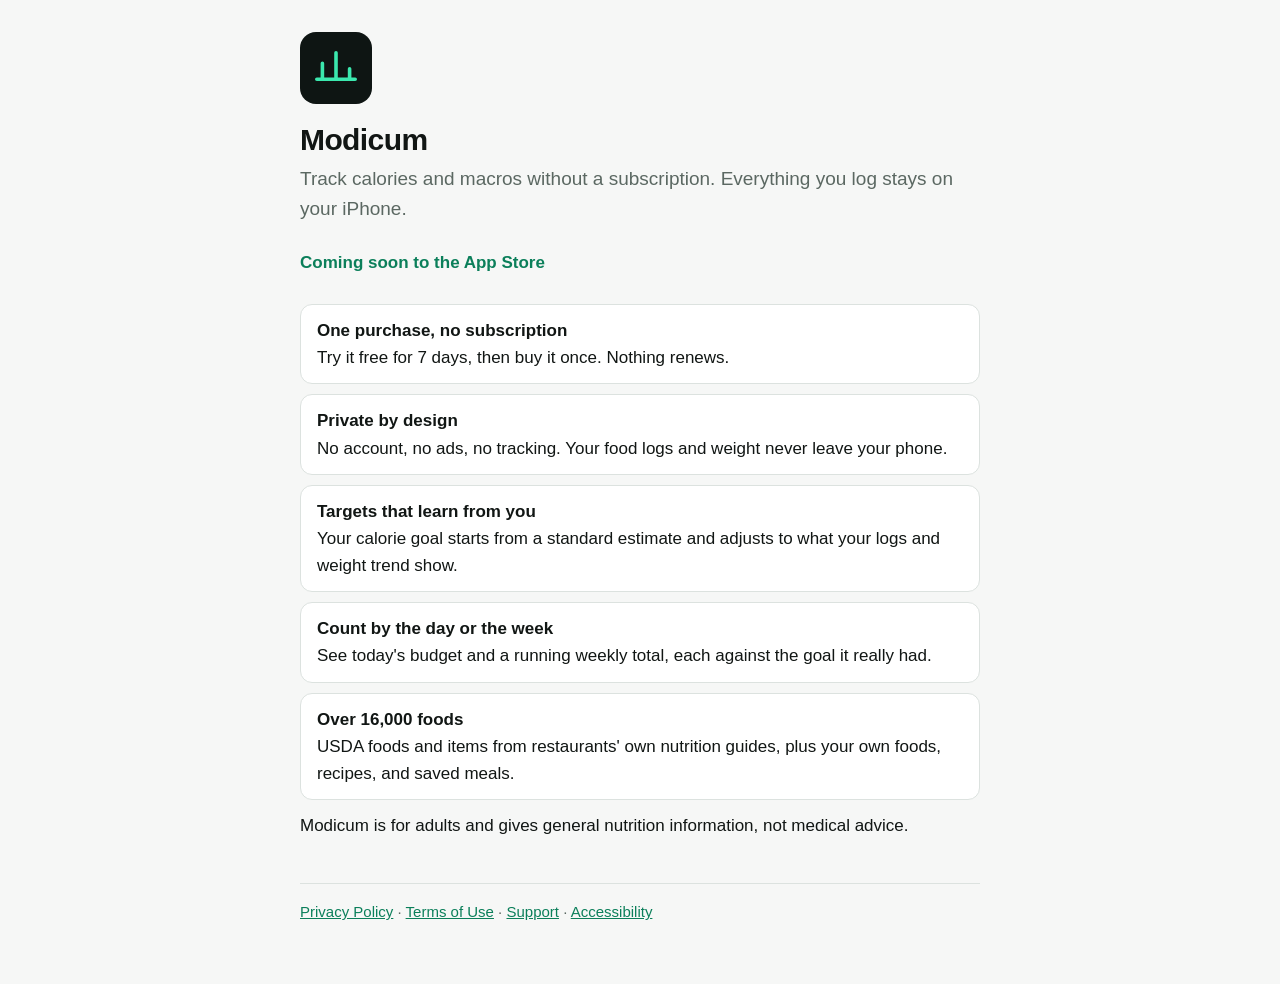
<file: index.html>
<!doctype html>
<html lang="en">
<head>
<meta charset="utf-8">
<meta name="viewport" content="width=device-width, initial-scale=1, viewport-fit=cover">
<title>Modicum: calorie and macro tracking, yours to keep</title>
<meta name="description" content="Modicum is a private calorie and macro tracker for iPhone. One purchase, no subscription, and everything stays on your phone.">
<link rel="stylesheet" href="style.css">
</head>
<body>
<main>
<svg class="mark" viewBox="0 0 180 180" role="img" aria-label="Modicum">
  <rect width="180" height="180" rx="40" fill="#0E1513"/>
  <path d="M42 118h96M56 118V78m34 40V52m34 66V92" stroke="#3BE8AE" stroke-width="9" stroke-linecap="round" fill="none"/>
</svg>
<h1>Modicum</h1>
<p class="lede">Track calories and macros without a subscription. Everything you log stays on your iPhone.</p>
<p class="soon">Coming soon to the App Store</p>

<ul class="features">
  <li><strong>One purchase, no subscription</strong>Try it free for 7 days, then buy it once. Nothing renews.</li>
  <li><strong>Private by design</strong>No account, no ads, no tracking. Your food logs and weight never leave your phone.</li>
  <li><strong>Targets that learn from you</strong>Your calorie goal starts from a standard estimate and adjusts to what your logs and weight trend show.</li>
  <li><strong>Count by the day or the week</strong>See today's budget and a running weekly total, each against the goal it really had.</li>
  <li><strong>Over 16,000 foods</strong>USDA foods and items from restaurants' own nutrition guides, plus your own foods, recipes, and saved meals.</li>
</ul>

<p>Modicum is for adults and gives general nutrition information, not medical advice.</p>

<p class="legal-nav"><a href="privacy.html">Privacy Policy</a> · <a href="terms.html">Terms of Use</a> · <a href="support.html">Support</a> · <a href="accessibility.html">Accessibility</a></p>
</main>
</body>
</html>
</file>
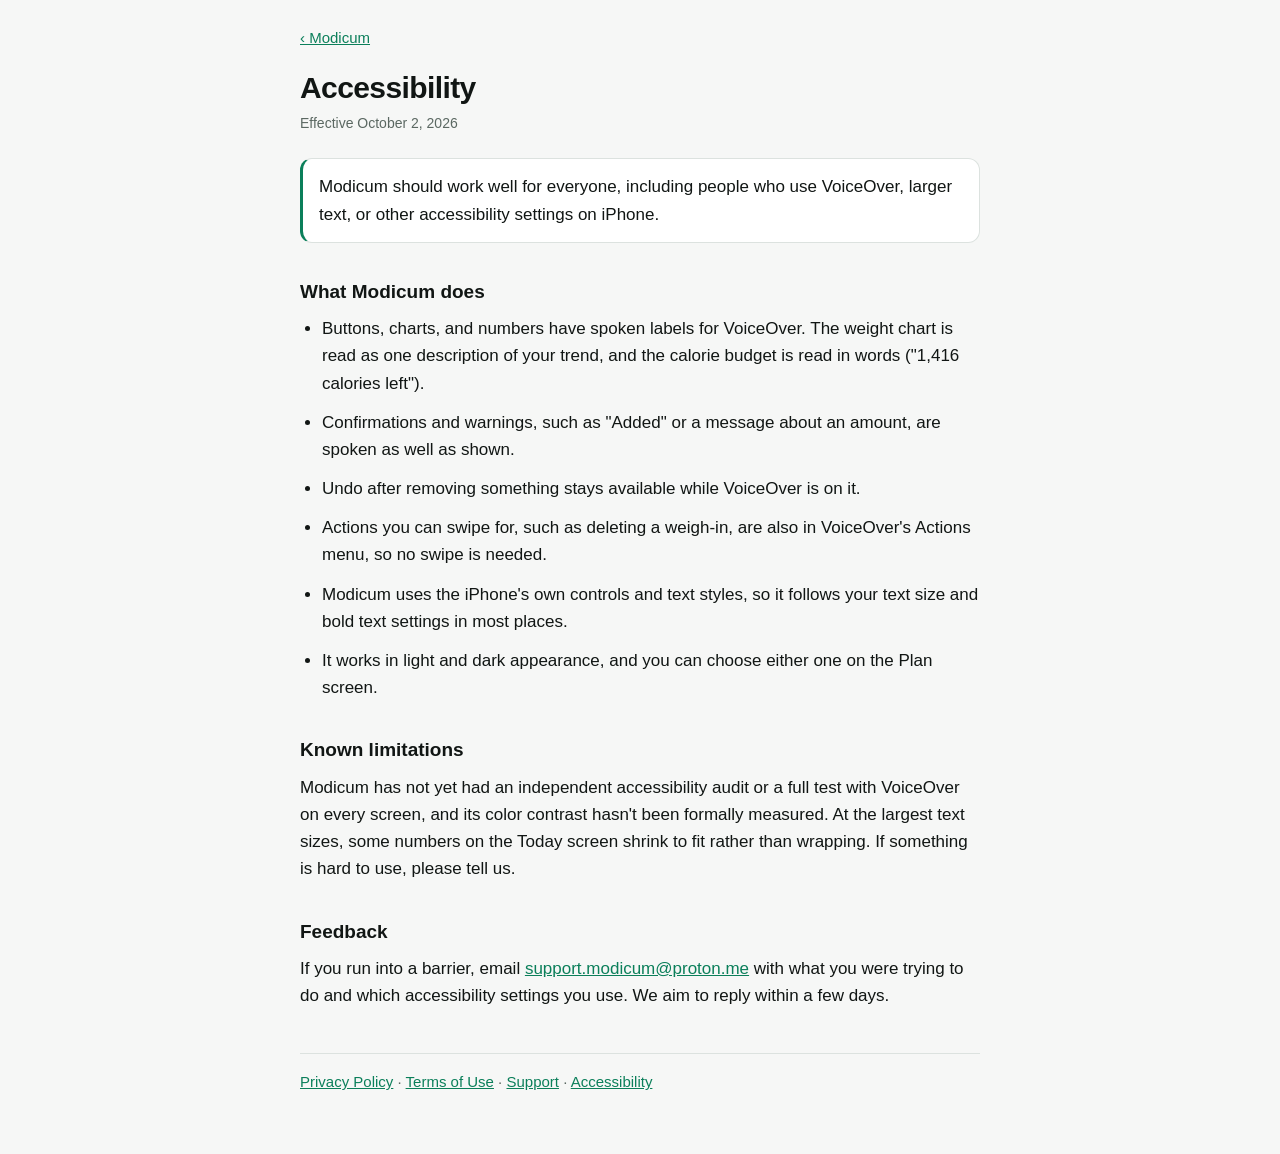
<file: accessibility.html>
<!doctype html>
<html lang="en">
<head>
<meta charset="utf-8">
<meta name="viewport" content="width=device-width, initial-scale=1, viewport-fit=cover">
<title>Modicum Accessibility</title>
<link rel="stylesheet" href="style.css">
</head>
<body>
<main>
<a class="back" href="index.html">‹ Modicum</a>
<h1>Accessibility</h1>
<p class="date">Effective October 2, 2026</p>

<p class="summary">Modicum should work well for everyone, including people who use VoiceOver, larger text, or other accessibility settings on iPhone.</p>

<h2>What Modicum does</h2>
<ul>
  <li>Buttons, charts, and numbers have spoken labels for VoiceOver. The weight chart is read as one description of your trend, and the calorie budget is read in words ("1,416 calories left").</li>
  <li>Confirmations and warnings, such as "Added" or a message about an amount, are spoken as well as shown.</li>
  <li>Undo after removing something stays available while VoiceOver is on it.</li>
  <li>Actions you can swipe for, such as deleting a weigh-in, are also in VoiceOver's Actions menu, so no swipe is needed.</li>
  <li>Modicum uses the iPhone's own controls and text styles, so it follows your text size and bold text settings in most places.</li>
  <li>It works in light and dark appearance, and you can choose either one on the Plan screen.</li>
</ul>

<h2>Known limitations</h2>
<p>Modicum has not yet had an independent accessibility audit or a full test with VoiceOver on every screen, and its color contrast hasn't been formally measured. At the largest text sizes, some numbers on the Today screen shrink to fit rather than wrapping. If something is hard to use, please tell us.</p>

<h2>Feedback</h2>
<p>If you run into a barrier, email <a href="mailto:support.modicum@proton.me">support.modicum@proton.me</a> with what you were trying to do and which accessibility settings you use. We aim to reply within a few days.</p>

<p class="legal-nav"><a href="privacy.html">Privacy Policy</a> · <a href="terms.html">Terms of Use</a> · <a href="support.html">Support</a> · <a href="accessibility.html">Accessibility</a></p>
</main>
</body>
</html>
</file>
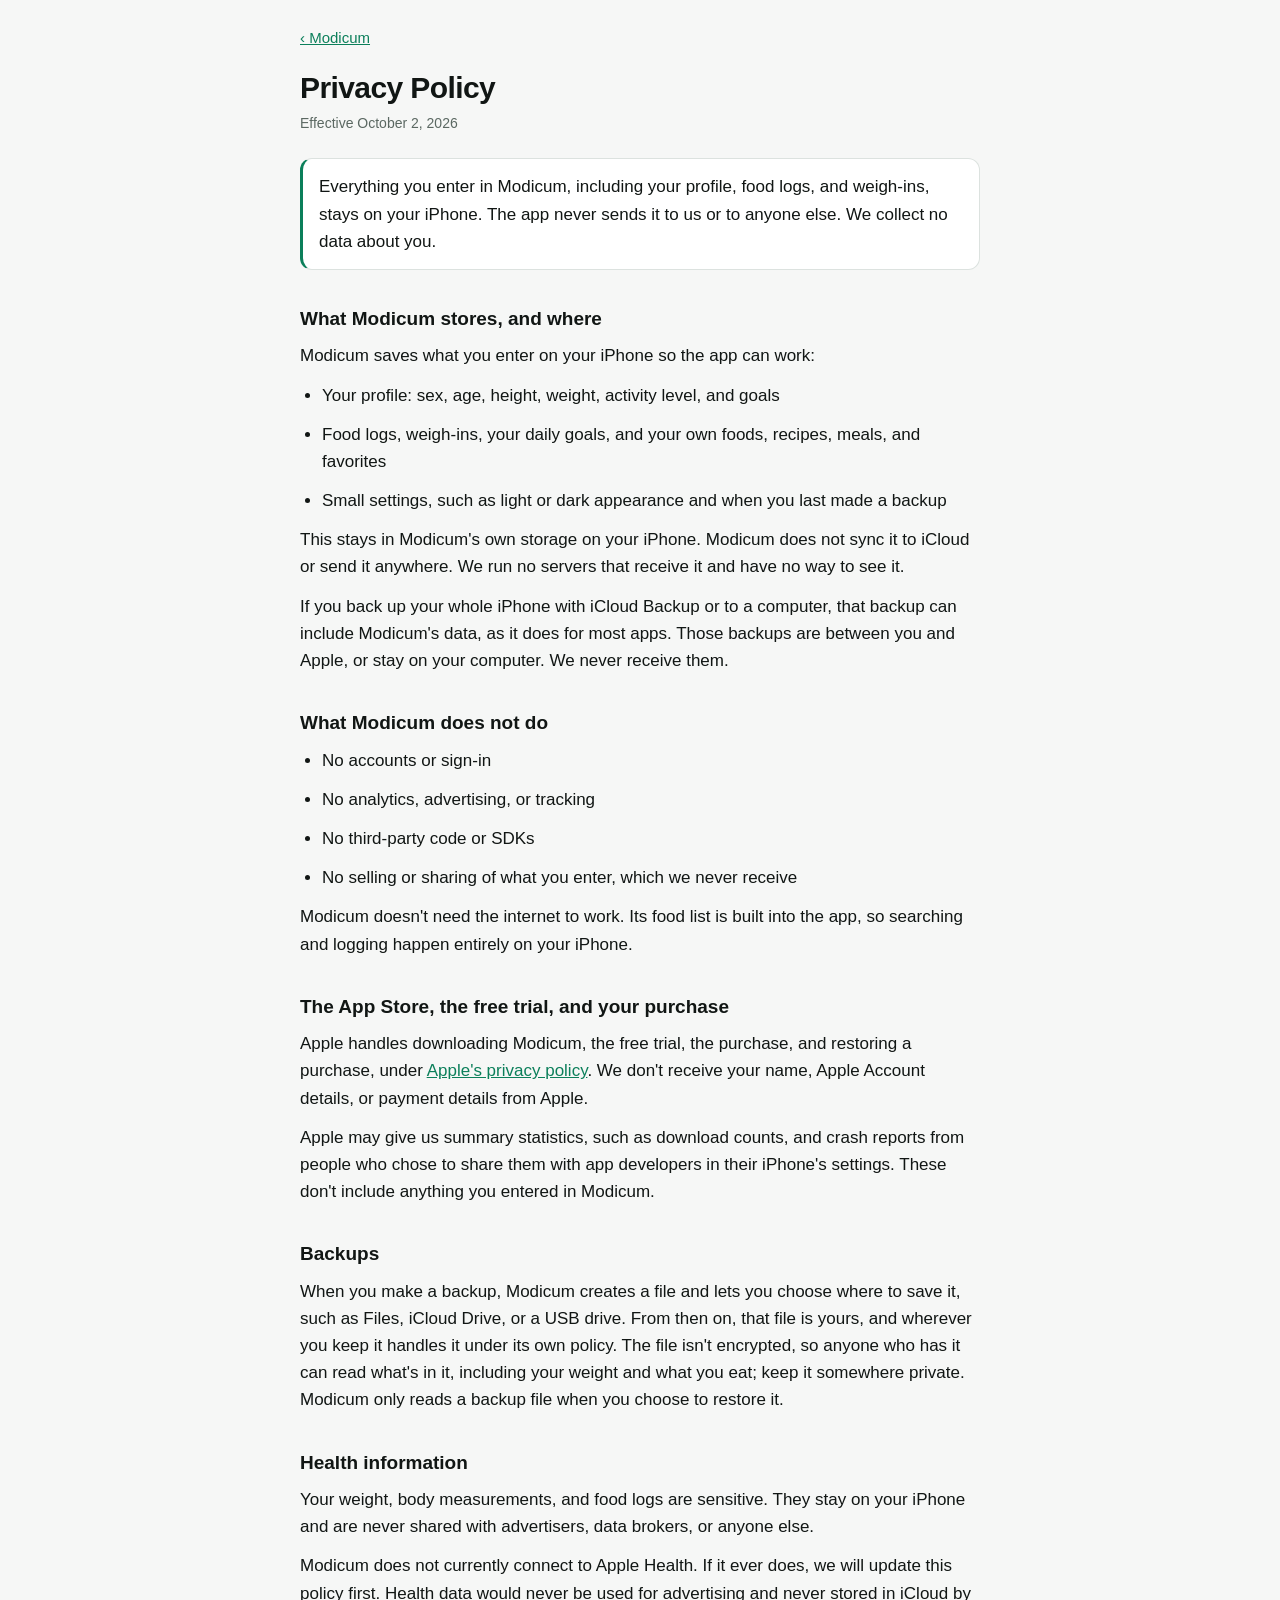
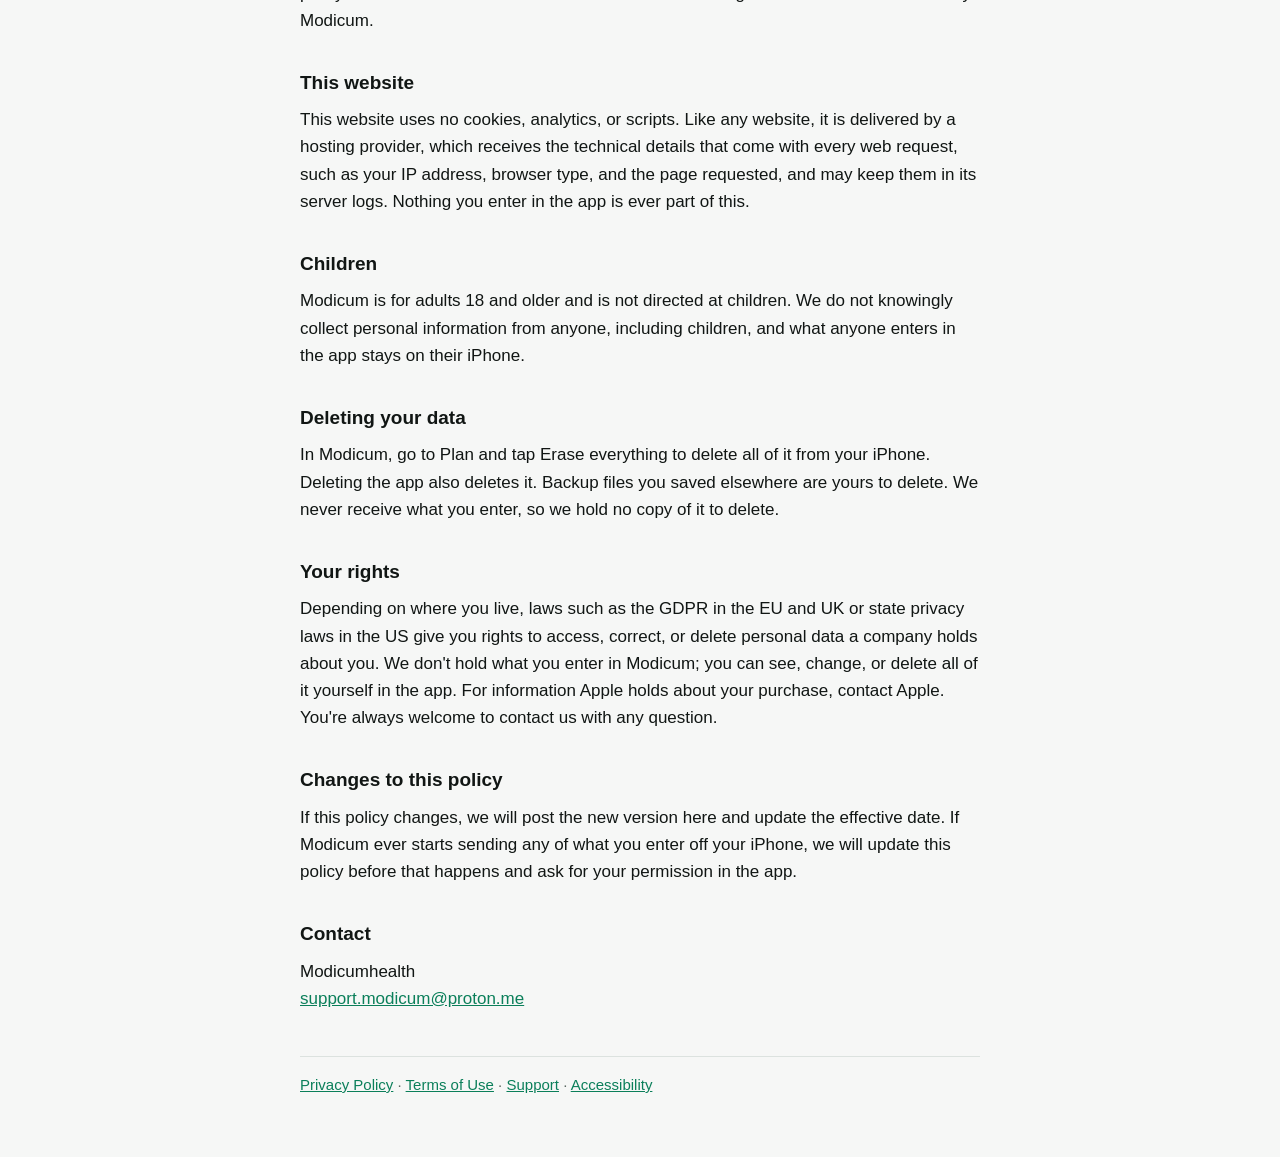
<file: privacy.html>
<!doctype html>
<html lang="en">
<head>
<meta charset="utf-8">
<meta name="viewport" content="width=device-width, initial-scale=1, viewport-fit=cover">
<title>Modicum Privacy Policy</title>
<link rel="stylesheet" href="style.css">
</head>
<body>
<main>
<a class="back" href="index.html">‹ Modicum</a>
<h1>Privacy Policy</h1>
<p class="date">Effective October 2, 2026</p>

<p class="summary">Everything you enter in Modicum, including your profile, food logs, and weigh-ins, stays on your iPhone. The app never sends it to us or to anyone else. We collect no data about you.</p>

<h2>What Modicum stores, and where</h2>
<p>Modicum saves what you enter on your iPhone so the app can work:</p>
<ul>
  <li>Your profile: sex, age, height, weight, activity level, and goals</li>
  <li>Food logs, weigh-ins, your daily goals, and your own foods, recipes, meals, and favorites</li>
  <li>Small settings, such as light or dark appearance and when you last made a backup</li>
</ul>
<p>This stays in Modicum's own storage on your iPhone. Modicum does not sync it to iCloud or send it anywhere. We run no servers that receive it and have no way to see it.</p>
<p>If you back up your whole iPhone with iCloud Backup or to a computer, that backup can include Modicum's data, as it does for most apps. Those backups are between you and Apple, or stay on your computer. We never receive them.</p>

<h2>What Modicum does not do</h2>
<ul>
  <li>No accounts or sign-in</li>
  <li>No analytics, advertising, or tracking</li>
  <li>No third-party code or SDKs</li>
  <li>No selling or sharing of what you enter, which we never receive</li>
</ul>
<p>Modicum doesn't need the internet to work. Its food list is built into the app, so searching and logging happen entirely on your iPhone.</p>

<h2>The App Store, the free trial, and your purchase</h2>
<p>Apple handles downloading Modicum, the free trial, the purchase, and restoring a purchase, under <a href="https://www.apple.com/legal/privacy/">Apple's privacy policy</a>. We don't receive your name, Apple Account details, or payment details from Apple.</p>
<p>Apple may give us summary statistics, such as download counts, and crash reports from people who chose to share them with app developers in their iPhone's settings. These don't include anything you entered in Modicum.</p>

<h2>Backups</h2>
<p>When you make a backup, Modicum creates a file and lets you choose where to save it, such as Files, iCloud Drive, or a USB drive. From then on, that file is yours, and wherever you keep it handles it under its own policy. The file isn't encrypted, so anyone who has it can read what's in it, including your weight and what you eat; keep it somewhere private. Modicum only reads a backup file when you choose to restore it.</p>

<h2>Health information</h2>
<p>Your weight, body measurements, and food logs are sensitive. They stay on your iPhone and are never shared with advertisers, data brokers, or anyone else.</p>
<p>Modicum does not currently connect to Apple Health. If it ever does, we will update this policy first. Health data would never be used for advertising and never stored in iCloud by Modicum.</p>

<h2>This website</h2>
<p>This website uses no cookies, analytics, or scripts. Like any website, it is delivered by a hosting provider, which receives the technical details that come with every web request, such as your IP address, browser type, and the page requested, and may keep them in its server logs. Nothing you enter in the app is ever part of this.</p>

<h2>Children</h2>
<p>Modicum is for adults 18 and older and is not directed at children. We do not knowingly collect personal information from anyone, including children, and what anyone enters in the app stays on their iPhone.</p>

<h2>Deleting your data</h2>
<p>In Modicum, go to Plan and tap Erase everything to delete all of it from your iPhone. Deleting the app also deletes it. Backup files you saved elsewhere are yours to delete. We never receive what you enter, so we hold no copy of it to delete.</p>

<h2>Your rights</h2>
<p>Depending on where you live, laws such as the GDPR in the EU and UK or state privacy laws in the US give you rights to access, correct, or delete personal data a company holds about you. We don't hold what you enter in Modicum; you can see, change, or delete all of it yourself in the app. For information Apple holds about your purchase, contact Apple. You're always welcome to contact us with any question.</p>

<h2>Changes to this policy</h2>
<p>If this policy changes, we will post the new version here and update the effective date. If Modicum ever starts sending any of what you enter off your iPhone, we will update this policy before that happens and ask for your permission in the app.</p>

<h2>Contact</h2>
<p>Modicumhealth<br><a href="mailto:support.modicum@proton.me">support.modicum@proton.me</a></p>

<p class="legal-nav"><a href="privacy.html">Privacy Policy</a> · <a href="terms.html">Terms of Use</a> · <a href="support.html">Support</a> · <a href="accessibility.html">Accessibility</a></p>
</main>
</body>
</html>
</file>
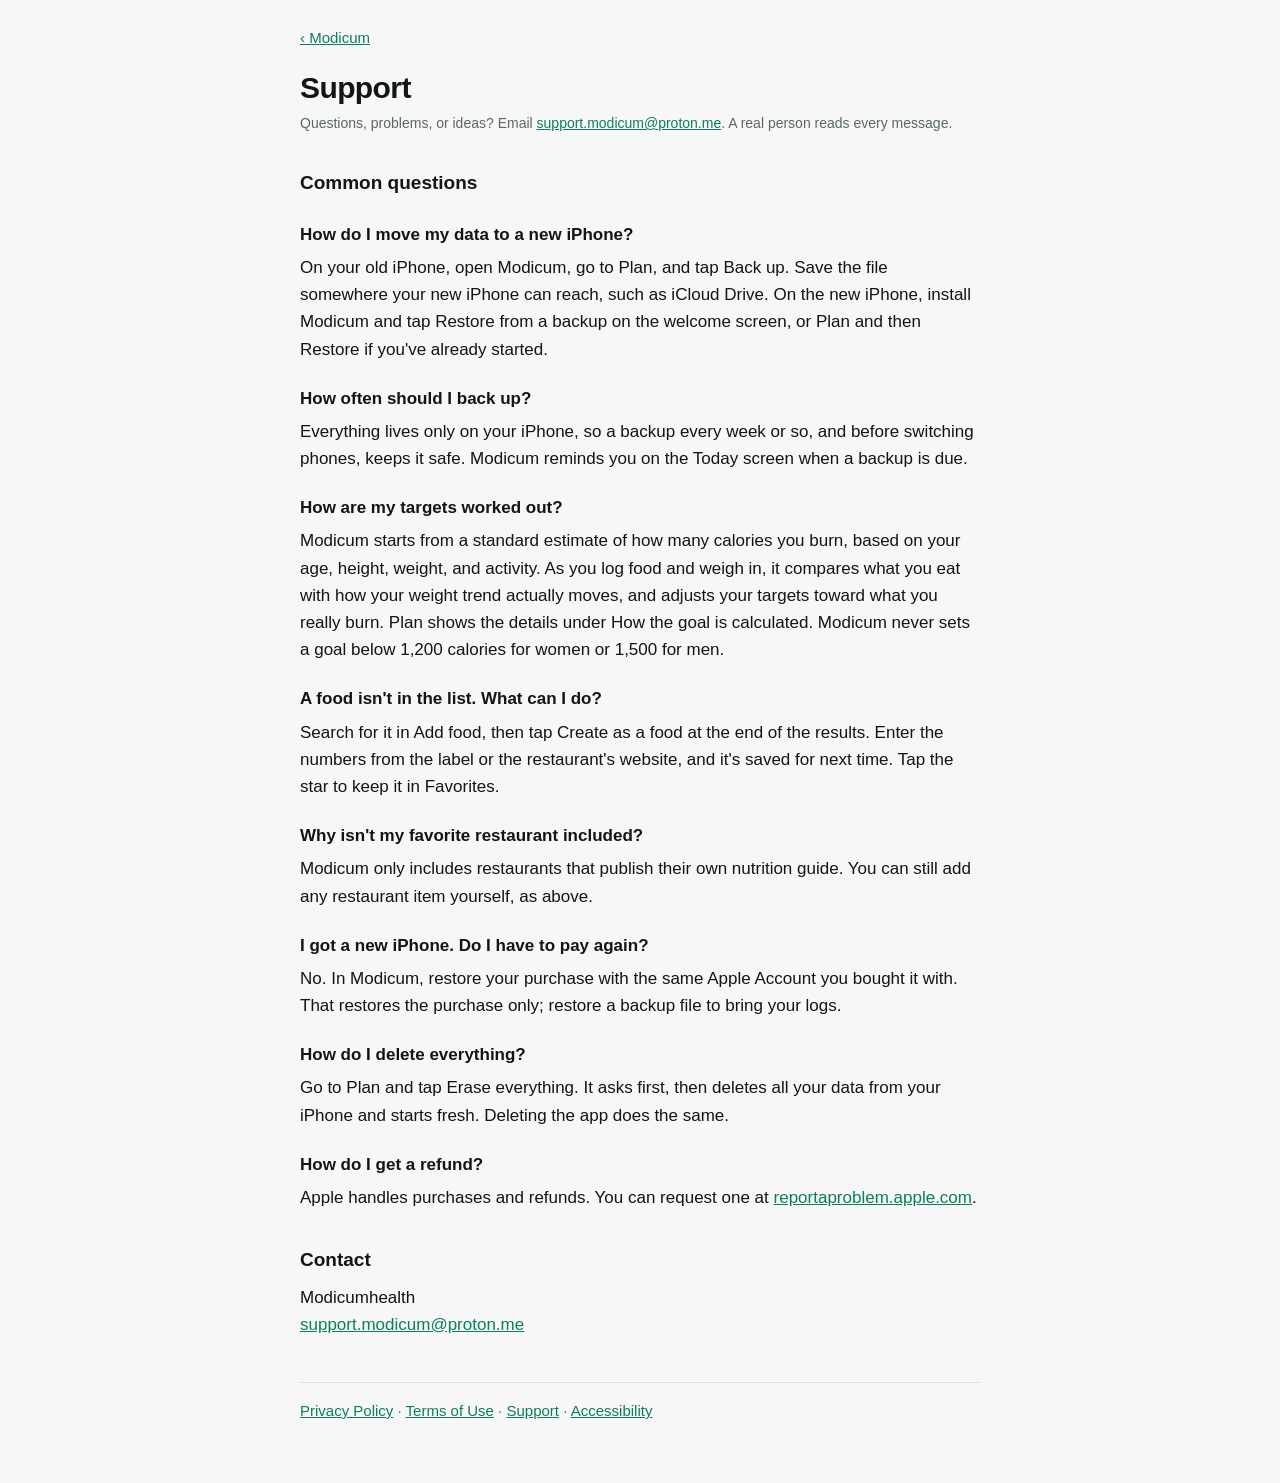
<file: support.html>
<!doctype html>
<html lang="en">
<head>
<meta charset="utf-8">
<meta name="viewport" content="width=device-width, initial-scale=1, viewport-fit=cover">
<title>Modicum Support</title>
<link rel="stylesheet" href="style.css">
</head>
<body>
<main>
<a class="back" href="index.html">‹ Modicum</a>
<h1>Support</h1>
<p class="date">Questions, problems, or ideas? Email <a href="mailto:support.modicum@proton.me">support.modicum@proton.me</a>. A real person reads every message.</p>

<h2>Common questions</h2>

<h3>How do I move my data to a new iPhone?</h3>
<p>On your old iPhone, open Modicum, go to Plan, and tap Back up. Save the file somewhere your new iPhone can reach, such as iCloud Drive. On the new iPhone, install Modicum and tap Restore from a backup on the welcome screen, or Plan and then Restore if you've already started.</p>

<h3>How often should I back up?</h3>
<p>Everything lives only on your iPhone, so a backup every week or so, and before switching phones, keeps it safe. Modicum reminds you on the Today screen when a backup is due.</p>

<h3>How are my targets worked out?</h3>
<p>Modicum starts from a standard estimate of how many calories you burn, based on your age, height, weight, and activity. As you log food and weigh in, it compares what you eat with how your weight trend actually moves, and adjusts your targets toward what you really burn. Plan shows the details under How the goal is calculated. Modicum never sets a goal below 1,200 calories for women or 1,500 for men.</p>

<h3>A food isn't in the list. What can I do?</h3>
<p>Search for it in Add food, then tap Create as a food at the end of the results. Enter the numbers from the label or the restaurant's website, and it's saved for next time. Tap the star to keep it in Favorites.</p>

<h3>Why isn't my favorite restaurant included?</h3>
<p>Modicum only includes restaurants that publish their own nutrition guide. You can still add any restaurant item yourself, as above.</p>

<h3>I got a new iPhone. Do I have to pay again?</h3>
<p>No. In Modicum, restore your purchase with the same Apple Account you bought it with. That restores the purchase only; restore a backup file to bring your logs.</p>

<h3>How do I delete everything?</h3>
<p>Go to Plan and tap Erase everything. It asks first, then deletes all your data from your iPhone and starts fresh. Deleting the app does the same.</p>

<h3>How do I get a refund?</h3>
<p>Apple handles purchases and refunds. You can request one at <a href="https://reportaproblem.apple.com">reportaproblem.apple.com</a>.</p>

<h2>Contact</h2>
<p>Modicumhealth<br><a href="mailto:support.modicum@proton.me">support.modicum@proton.me</a></p>

<p class="legal-nav"><a href="privacy.html">Privacy Policy</a> · <a href="terms.html">Terms of Use</a> · <a href="support.html">Support</a> · <a href="accessibility.html">Accessibility</a></p>
</main>
</body>
</html>
</file>
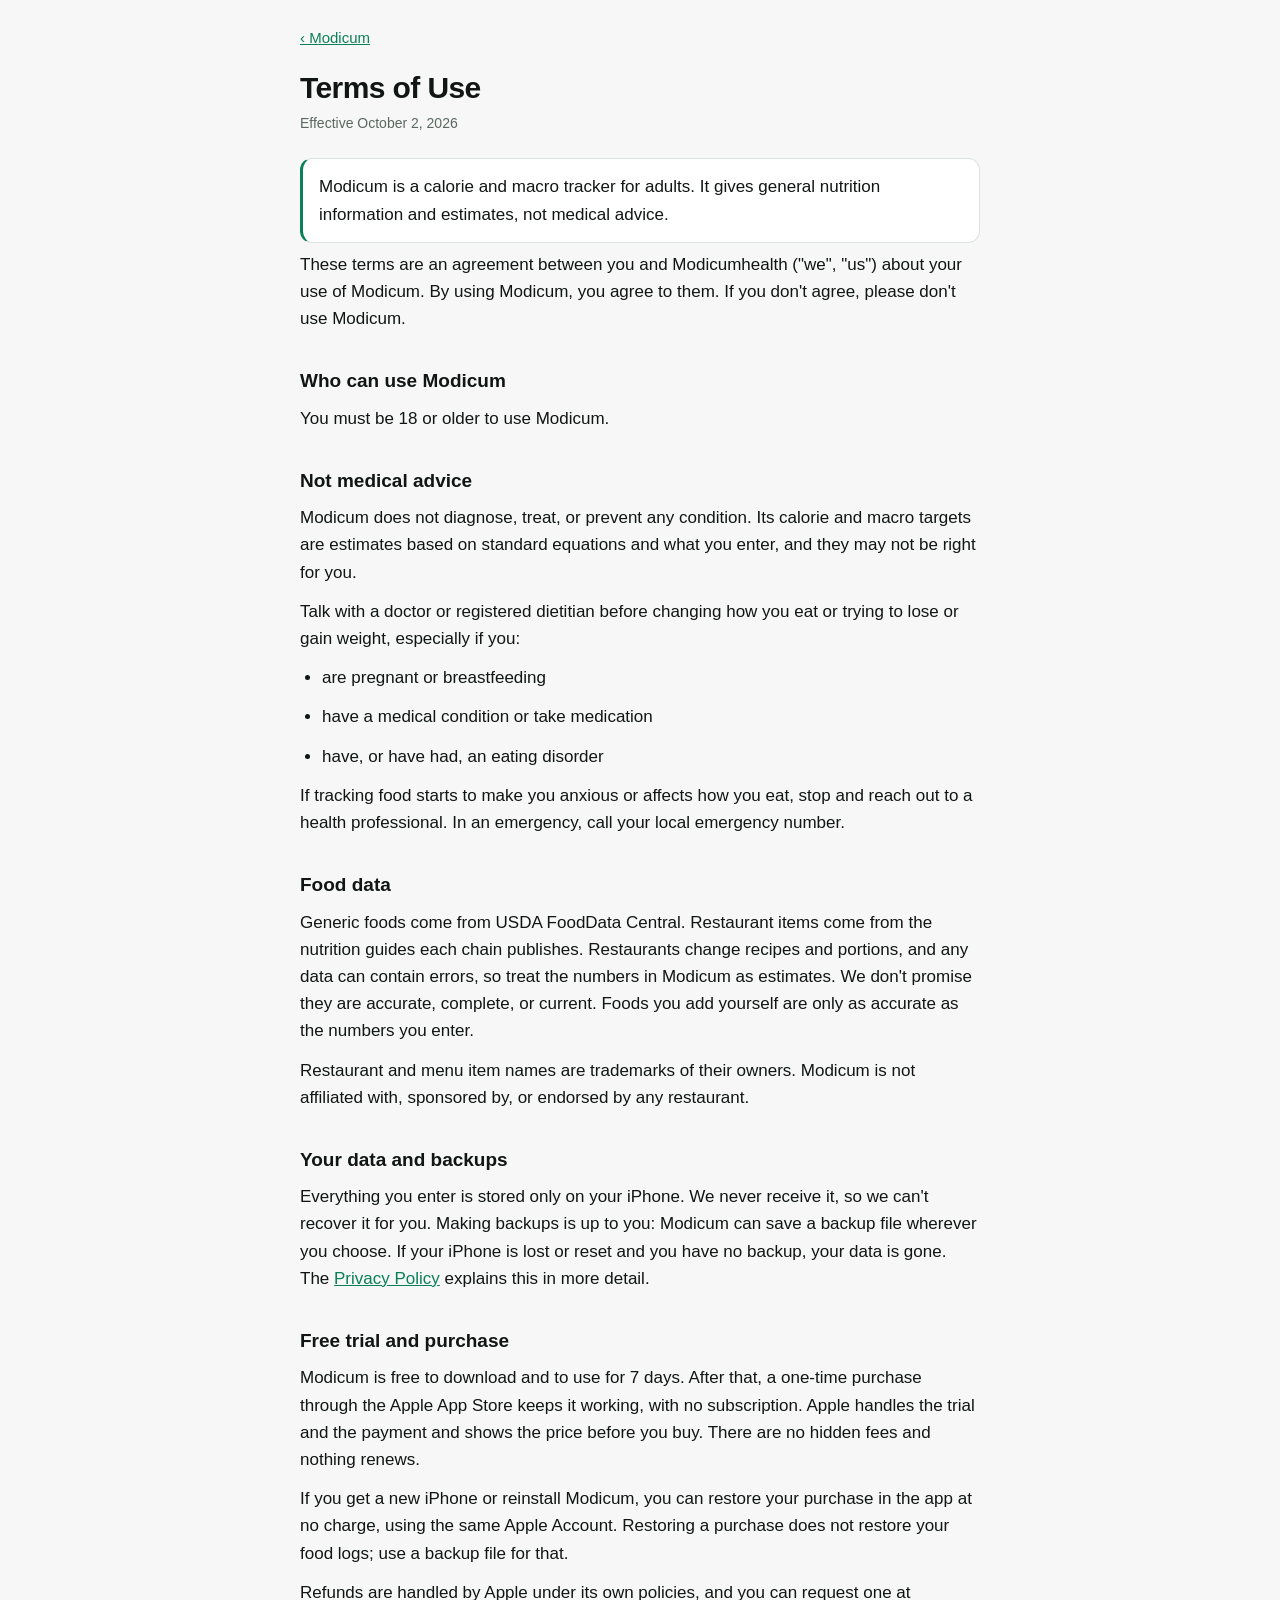
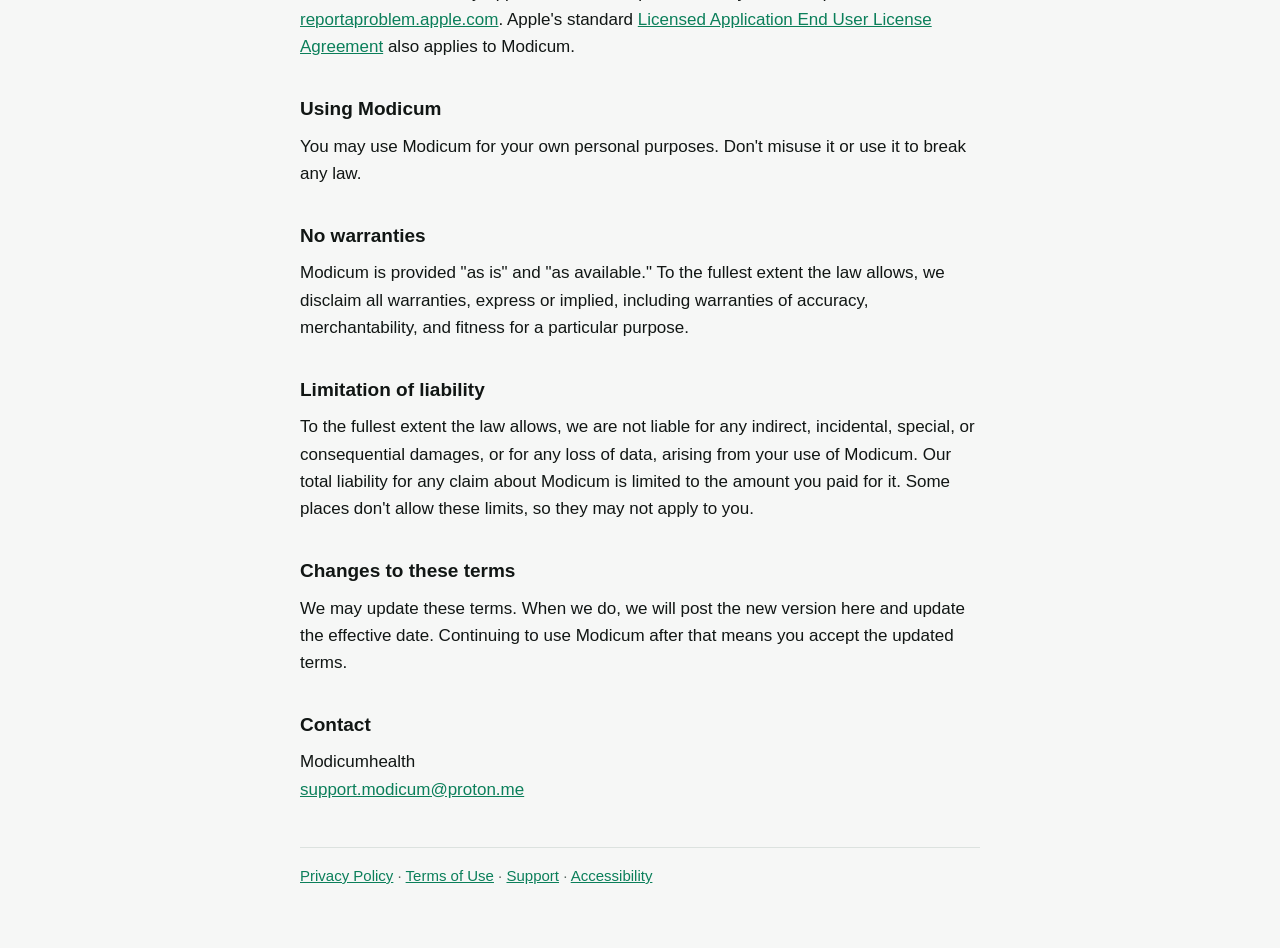
<file: terms.html>
<!doctype html>
<html lang="en">
<head>
<meta charset="utf-8">
<meta name="viewport" content="width=device-width, initial-scale=1, viewport-fit=cover">
<title>Modicum Terms of Use</title>
<link rel="stylesheet" href="style.css">
</head>
<body>
<main>
<a class="back" href="index.html">‹ Modicum</a>
<h1>Terms of Use</h1>
<p class="date">Effective October 2, 2026</p>

<p class="summary">Modicum is a calorie and macro tracker for adults. It gives general nutrition information and estimates, not medical advice.</p>

<p>These terms are an agreement between you and Modicumhealth ("we", "us") about your use of Modicum. By using Modicum, you agree to them. If you don't agree, please don't use Modicum.</p>

<h2>Who can use Modicum</h2>
<p>You must be 18 or older to use Modicum.</p>

<h2>Not medical advice</h2>
<p>Modicum does not diagnose, treat, or prevent any condition. Its calorie and macro targets are estimates based on standard equations and what you enter, and they may not be right for you.</p>
<p>Talk with a doctor or registered dietitian before changing how you eat or trying to lose or gain weight, especially if you:</p>
<ul>
  <li>are pregnant or breastfeeding</li>
  <li>have a medical condition or take medication</li>
  <li>have, or have had, an eating disorder</li>
</ul>
<p>If tracking food starts to make you anxious or affects how you eat, stop and reach out to a health professional. In an emergency, call your local emergency number.</p>

<h2>Food data</h2>
<p>Generic foods come from USDA FoodData Central. Restaurant items come from the nutrition guides each chain publishes. Restaurants change recipes and portions, and any data can contain errors, so treat the numbers in Modicum as estimates. We don't promise they are accurate, complete, or current. Foods you add yourself are only as accurate as the numbers you enter.</p>
<p>Restaurant and menu item names are trademarks of their owners. Modicum is not affiliated with, sponsored by, or endorsed by any restaurant.</p>

<h2>Your data and backups</h2>
<p>Everything you enter is stored only on your iPhone. We never receive it, so we can't recover it for you. Making backups is up to you: Modicum can save a backup file wherever you choose. If your iPhone is lost or reset and you have no backup, your data is gone. The <a href="privacy.html">Privacy Policy</a> explains this in more detail.</p>

<h2>Free trial and purchase</h2>
<p>Modicum is free to download and to use for 7 days. After that, a one-time purchase through the Apple App Store keeps it working, with no subscription. Apple handles the trial and the payment and shows the price before you buy. There are no hidden fees and nothing renews.</p>
<p>If you get a new iPhone or reinstall Modicum, you can restore your purchase in the app at no charge, using the same Apple Account. Restoring a purchase does not restore your food logs; use a backup file for that.</p>
<p>Refunds are handled by Apple under its own policies, and you can request one at <a href="https://reportaproblem.apple.com">reportaproblem.apple.com</a>. Apple's standard <a href="https://www.apple.com/legal/internet-services/itunes/dev/stdeula/">Licensed Application End User License Agreement</a> also applies to Modicum.</p>

<h2>Using Modicum</h2>
<p>You may use Modicum for your own personal purposes. Don't misuse it or use it to break any law.</p>

<h2>No warranties</h2>
<p>Modicum is provided "as is" and "as available." To the fullest extent the law allows, we disclaim all warranties, express or implied, including warranties of accuracy, merchantability, and fitness for a particular purpose.</p>

<h2>Limitation of liability</h2>
<p>To the fullest extent the law allows, we are not liable for any indirect, incidental, special, or consequential damages, or for any loss of data, arising from your use of Modicum. Our total liability for any claim about Modicum is limited to the amount you paid for it. Some places don't allow these limits, so they may not apply to you.</p>

<h2>Changes to these terms</h2>
<p>We may update these terms. When we do, we will post the new version here and update the effective date. Continuing to use Modicum after that means you accept the updated terms.</p>

<h2>Contact</h2>
<p>Modicumhealth<br><a href="mailto:support.modicum@proton.me">support.modicum@proton.me</a></p>

<p class="legal-nav"><a href="privacy.html">Privacy Policy</a> · <a href="terms.html">Terms of Use</a> · <a href="support.html">Support</a> · <a href="accessibility.html">Accessibility</a></p>
</main>
</body>
</html>
</file>
<file: style.css>
/* Modicum's website: a few plain pages in the app's colors, light or dark to match the reader's device. Nothing is
   loaded from anywhere else: no web fonts, scripts, cookies, or analytics. */

:root {
  --bg: #F6F7F6;
  --panel: #FFFFFF;
  --ink: #111614;
  --muted: #5B6862;
  --line: #DCE2DF;
  --accent: #0B7F5A;
  color-scheme: light dark;
}

@media (prefers-color-scheme: dark) {
  :root {
    --bg: #080B0A;
    --panel: #141B19;
    --ink: #F4F9F6;
    --muted: #8E9C95;
    --line: #26332F;
    --accent: #3BE8AE;
  }
}

html, body {
  margin: 0;
  background: var(--bg);
  color: var(--ink);
  font: 17px/1.6 -apple-system, BlinkMacSystemFont, "Segoe UI", Roboto, Helvetica, Arial, sans-serif;
  -webkit-font-smoothing: antialiased;
}

main {
  max-width: 680px;
  margin: 0 auto;
  padding: calc(24px + env(safe-area-inset-top)) 16px calc(48px + env(safe-area-inset-bottom));
}

a { color: var(--accent); }
a:focus-visible { outline: 2px solid var(--accent); outline-offset: 2px; border-radius: 2px; }

.back { display: inline-block; font-size: 15px; margin-bottom: 20px; }

h1 { font-size: 30px; line-height: 1.2; letter-spacing: -0.02em; margin: 0 0 6px; }
h2 { font-size: 19px; margin: 34px 0 8px; }
h3 { font-size: 17px; margin: 22px 0 6px; }
p, li { margin: 0 0 12px; }
ul { padding-left: 22px; margin: 0 0 12px; }

.date { color: var(--muted); font-size: 14px; margin: 0 0 24px; }

.summary {
  background: var(--panel);
  border: 1px solid var(--line);
  border-left: 3px solid var(--accent);
  border-radius: 12px;
  padding: 14px 16px;
  margin: 0 0 8px;
}

.mark { display: block; width: 72px; height: 72px; margin: 8px 0 18px; }
.lede { font-size: 19px; color: var(--muted); margin: 0 0 24px; }

.button {
  display: inline-block;
  background: var(--accent);
  color: var(--bg);
  font-weight: 600;
  text-decoration: none;
  padding: 12px 20px;
  border-radius: 999px;
  margin: 4px 0 28px;
}

.soon { font-weight: 600; color: var(--accent); margin: 4px 0 28px; }

.features { list-style: none; padding: 0; margin: 0 0 12px; }
.features li {
  background: var(--panel);
  border: 1px solid var(--line);
  border-radius: 12px;
  padding: 12px 16px;
  margin: 0 0 10px;
}
.features strong { display: block; }

.legal-nav {
  margin-top: 44px;
  padding-top: 16px;
  border-top: 1px solid var(--line);
  font-size: 15px;
  color: var(--muted);
}
</file>
